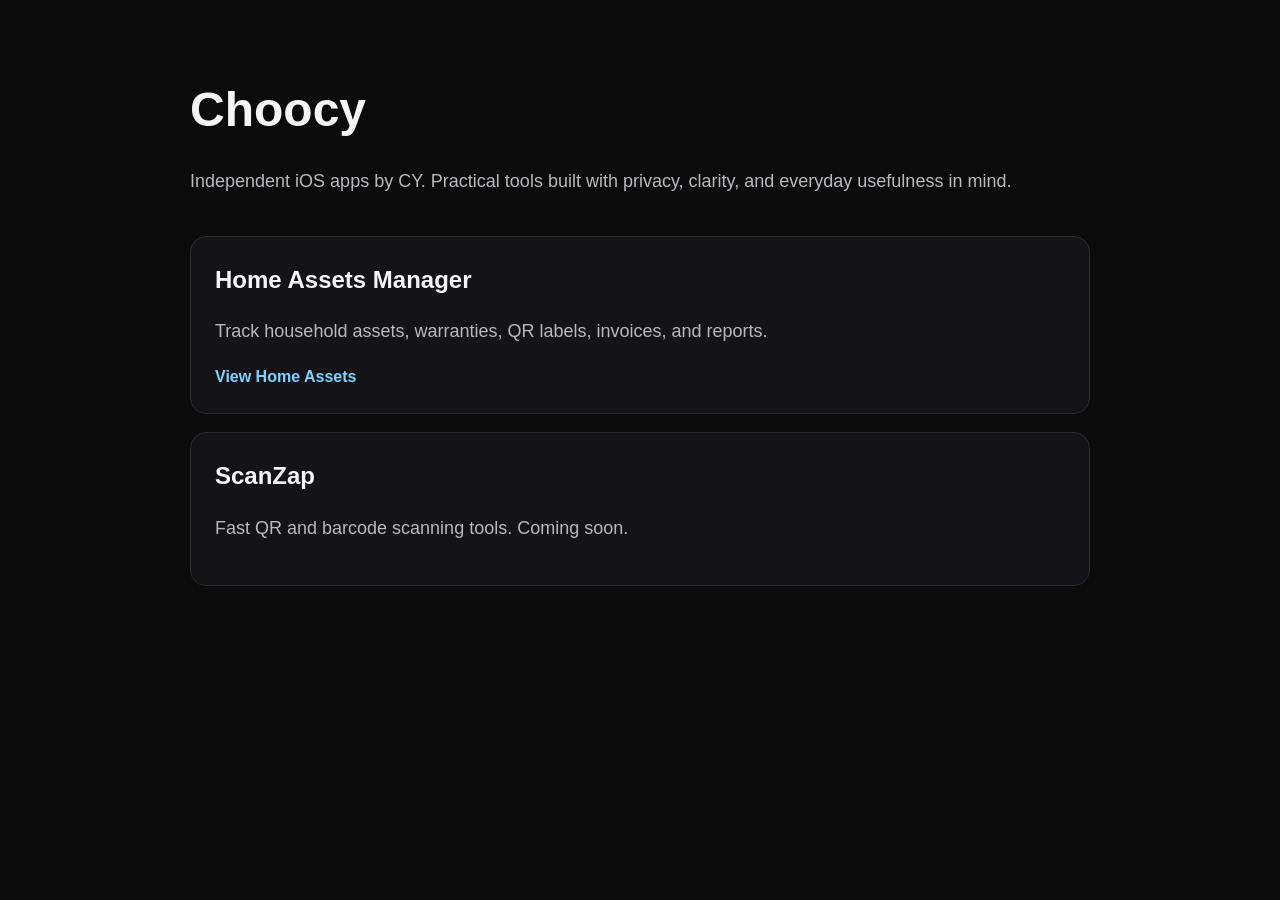
<file: index.html>
<!DOCTYPE html>
<html lang="en">
<head>
  <meta charset="UTF-8">
  <meta name="viewport" content="width=device-width, initial-scale=1.0">
  <title>Choocy — iOS Apps by CY</title>
  <meta name="description" content="Choocy is the home of independent iOS apps by CY, including Home Assets Manager and ScanZap.">
  <style>
    body {
      margin: 0;
      font-family: -apple-system, BlinkMacSystemFont, "Segoe UI", sans-serif;
      background: #0b0b0c;
      color: #f5f5f7;
      line-height: 1.6;
    }
    main {
      max-width: 900px;
      margin: 0 auto;
      padding: 72px 24px;
    }
    h1 {
      font-size: 48px;
      margin: 0 0 12px;
    }
    p {
      color: #b8b8bf;
      font-size: 18px;
    }
    .apps {
      display: grid;
      gap: 18px;
      margin-top: 40px;
    }
    .card {
      border: 1px solid #2a2a30;
      border-radius: 16px;
      padding: 24px;
      background: #141418;
    }
    .card h2 {
      margin: 0 0 8px;
    }
    a {
      color: #7dd3fc;
      text-decoration: none;
      font-weight: 700;
    }
  </style>
</head>
<body>
  <main>
    <h1>Choocy</h1>
    <p>Independent iOS apps by CY. Practical tools built with privacy, clarity, and everyday usefulness in mind.</p>

    <section class="apps">
      <article class="card">
        <h2>Home Assets Manager</h2>
        <p>Track household assets, warranties, QR labels, invoices, and reports.</p>
        <a href="https://choocy.github.io/homeassets-site/">View Home Assets</a>
      </article>

      <article class="card">
        <h2>ScanZap</h2>
        <p>Fast QR and barcode scanning tools. Coming soon.</p>
      </article>
    </section>
  </main>
</body>
</html>
</file>
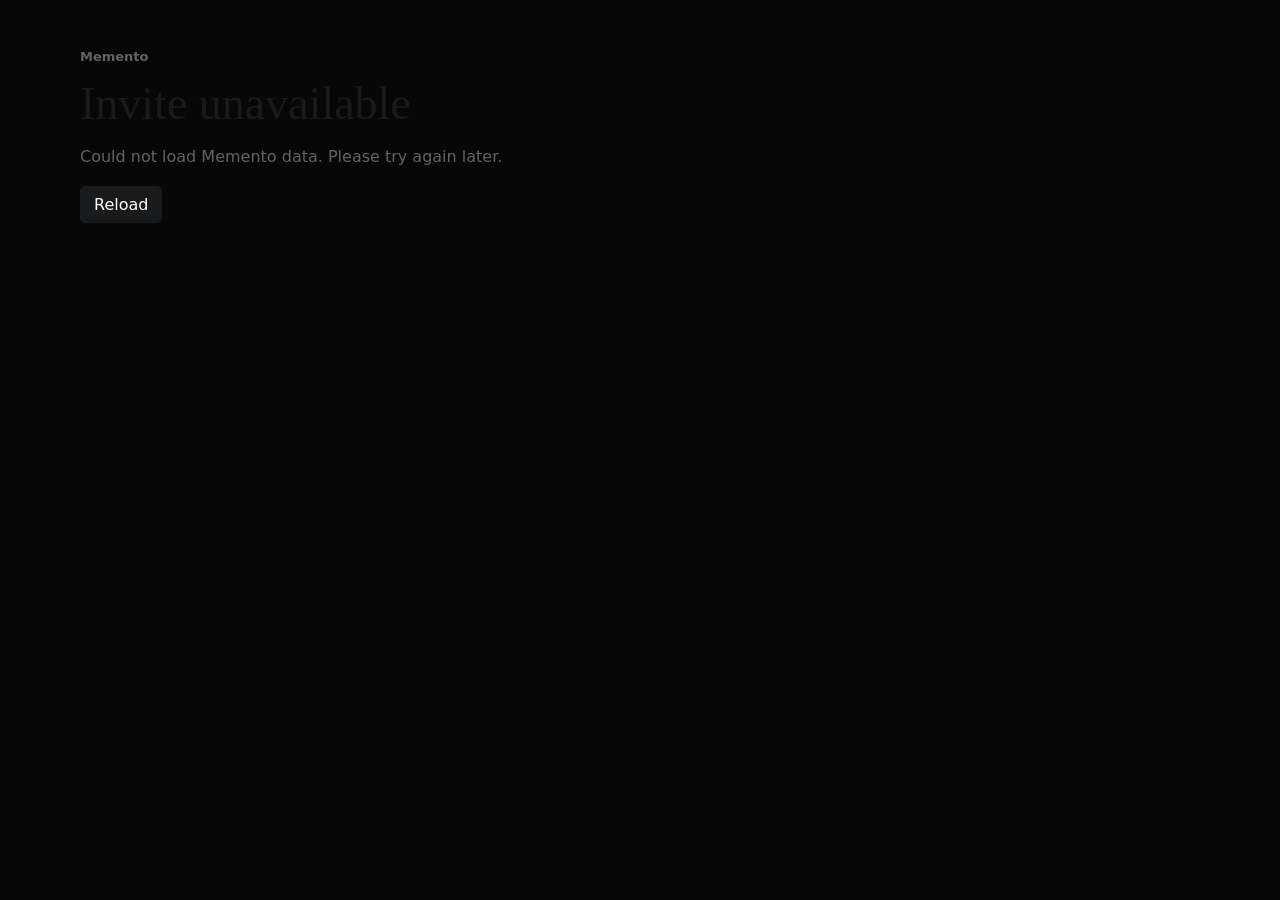
<file: memento/index.html>
<!doctype html>
<html lang="en">
  <head>
    <meta charset="utf-8" />
    <meta name="viewport" content="width=device-width, initial-scale=1, maximum-scale=1, user-scalable=no" />
    <title>Memento</title>
    <meta name="description" content="A lightweight web flow for creating, inviting, and capturing shared Memento memories." />
    <meta name="theme-color" content="#050505" />
    <meta name="mobile-web-app-capable" content="yes" />
    <meta name="apple-mobile-web-app-capable" content="yes" />
    <meta name="apple-mobile-web-app-status-bar-style" content="black-translucent" />
    <meta name="apple-mobile-web-app-title" content="Memento" />
    <link rel="manifest" href="./manifest.webmanifest?v=20260913-icon1" />
    <link rel="icon" sizes="192x192" href="./assets/memento-icon-192.png?v=20260913-icon1" />
    <link rel="apple-touch-icon" href="./assets/memento-apple-touch-icon.png?v=20260913-icon1" />
    <link rel="stylesheet" href="./styles.css?v=20260920-logo-orientation1" />
  </head>
  <body>
    <main id="app"></main>
    <script src="./vendor/qrcode.js?v=20260903-app-option4" defer></script>
    <script src="./config.js?v=20260910-renders1" defer></script>
    <script src="./app.js?v=20260920-logo-orientation1" defer></script>
  </body>
</html>
</file>
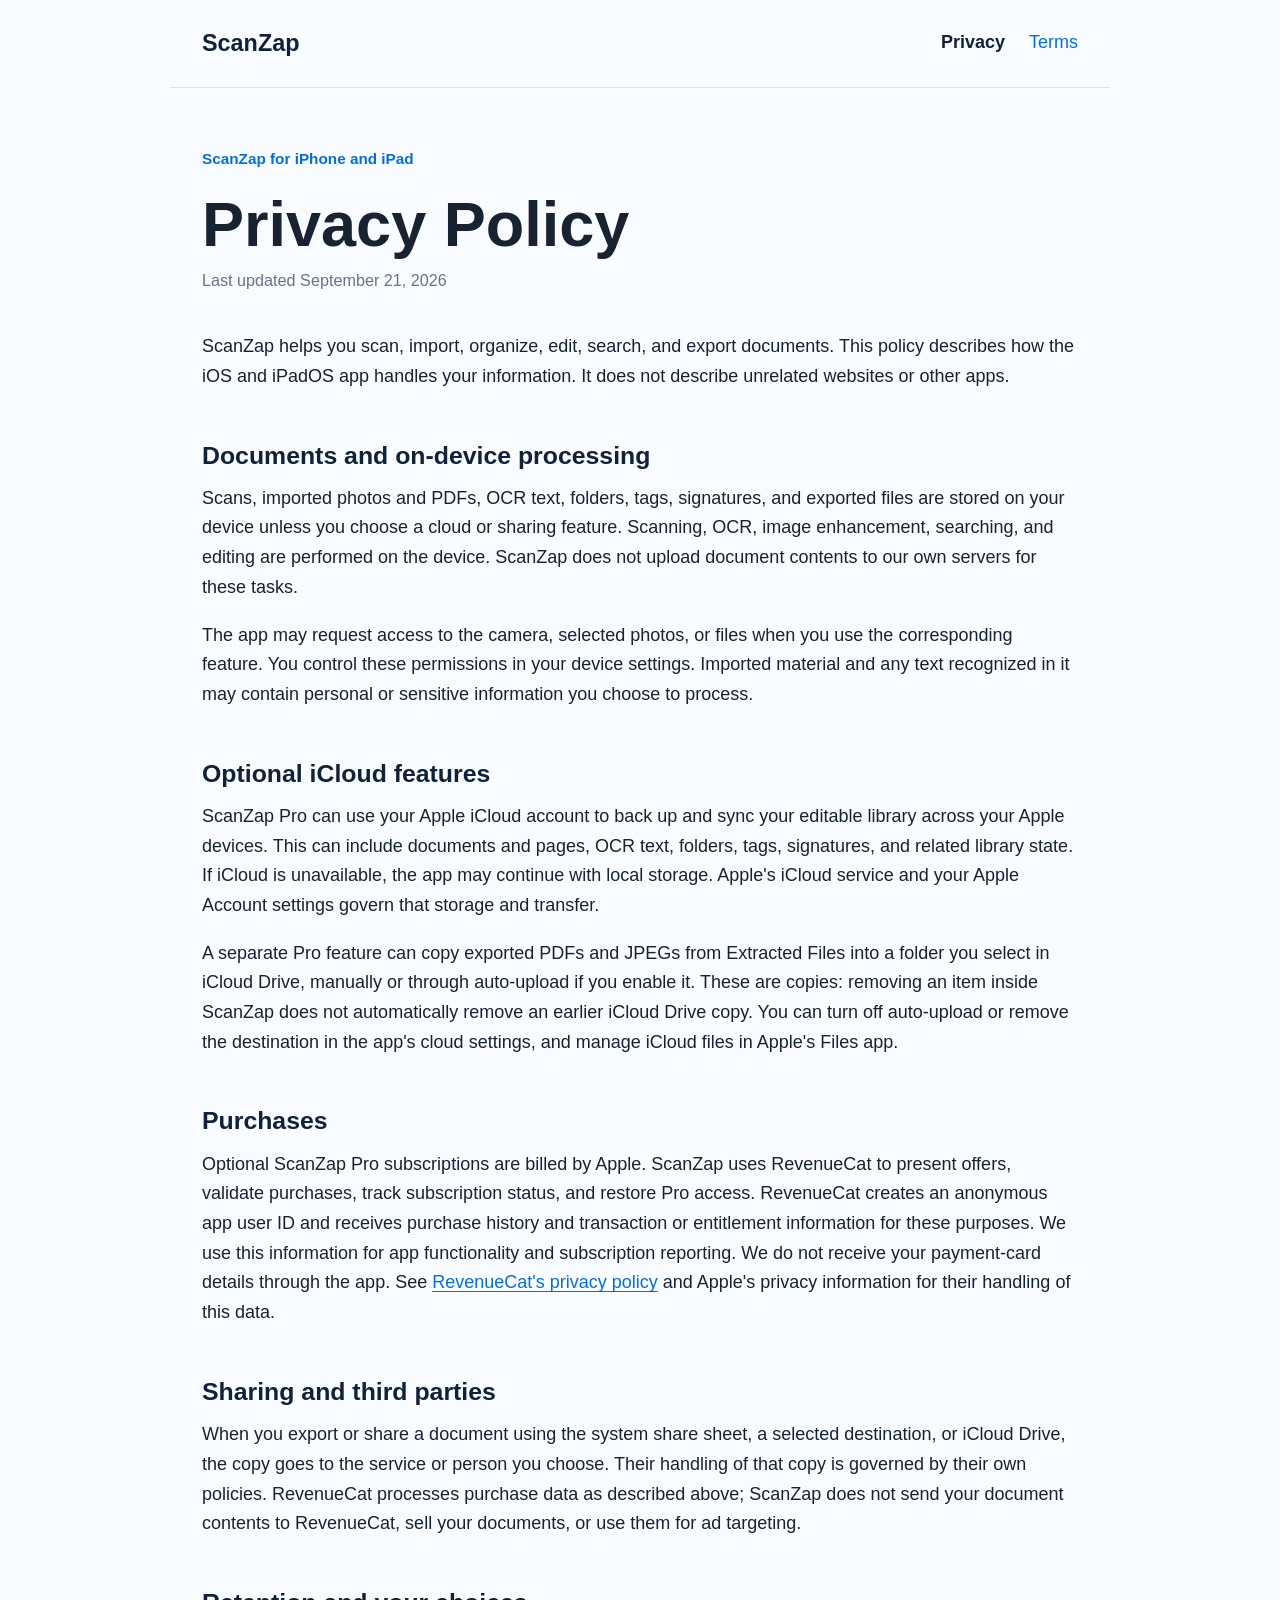
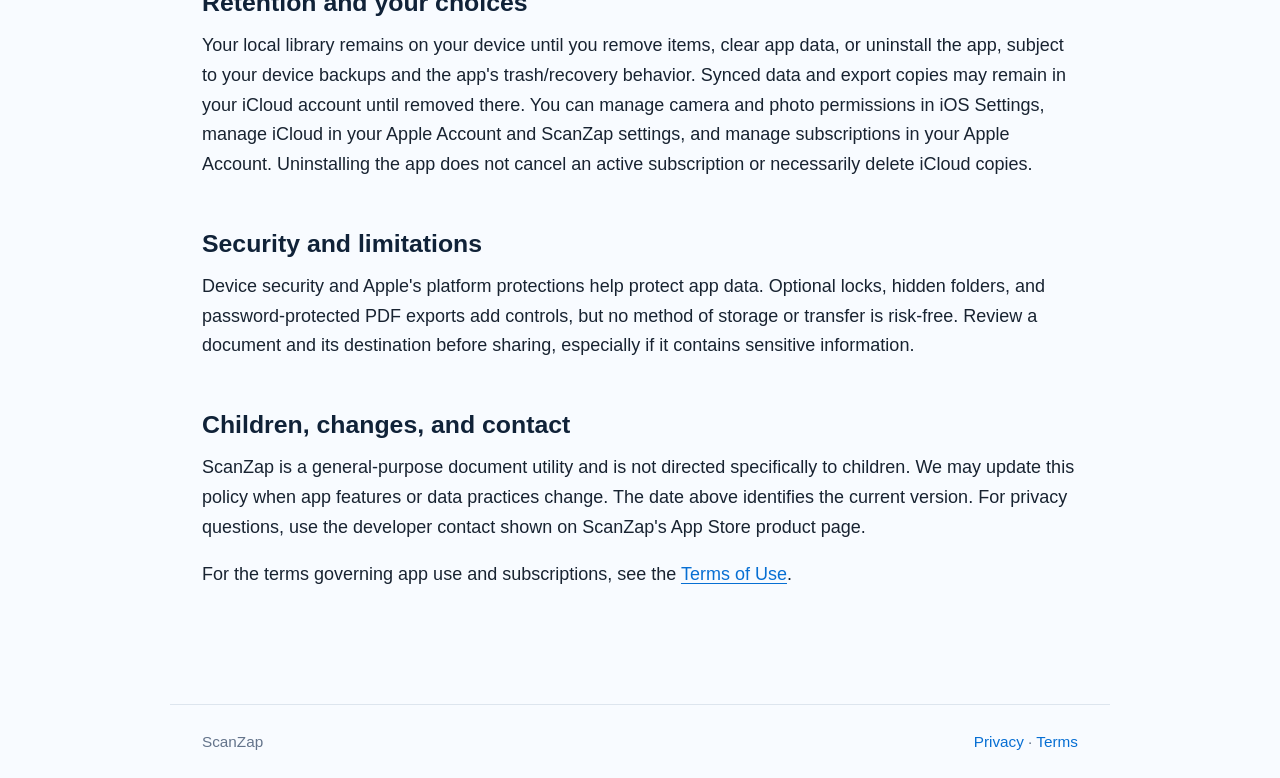
<file: scanzap/privacy.html>
<!doctype html>
<html lang="en">
<head>
  <meta charset="utf-8">
  <meta name="viewport" content="width=device-width, initial-scale=1">
  <meta name="color-scheme" content="light">
  <title>Privacy Policy | ScanZap</title>
  <link rel="stylesheet" href="legal.css">
</head>
<body>
  <header><a class="brand" href="privacy.html">ScanZap</a><nav><a aria-current="page" href="privacy.html">Privacy</a><a href="terms.html">Terms</a></nav></header>
  <main>
    <p class="eyebrow">ScanZap for iPhone and iPad</p>
    <h1>Privacy Policy</h1>
    <p class="updated">Last updated September 21, 2026</p>
    <p>ScanZap helps you scan, import, organize, edit, search, and export documents. This policy describes how the iOS and iPadOS app handles your information. It does not describe unrelated websites or other apps.</p>

    <h2>Documents and on-device processing</h2>
    <p>Scans, imported photos and PDFs, OCR text, folders, tags, signatures, and exported files are stored on your device unless you choose a cloud or sharing feature. Scanning, OCR, image enhancement, searching, and editing are performed on the device. ScanZap does not upload document contents to our own servers for these tasks.</p>
    <p>The app may request access to the camera, selected photos, or files when you use the corresponding feature. You control these permissions in your device settings. Imported material and any text recognized in it may contain personal or sensitive information you choose to process.</p>

    <h2>Optional iCloud features</h2>
    <p>ScanZap Pro can use your Apple iCloud account to back up and sync your editable library across your Apple devices. This can include documents and pages, OCR text, folders, tags, signatures, and related library state. If iCloud is unavailable, the app may continue with local storage. Apple's iCloud service and your Apple Account settings govern that storage and transfer.</p>
    <p>A separate Pro feature can copy exported PDFs and JPEGs from Extracted Files into a folder you select in iCloud Drive, manually or through auto-upload if you enable it. These are copies: removing an item inside ScanZap does not automatically remove an earlier iCloud Drive copy. You can turn off auto-upload or remove the destination in the app's cloud settings, and manage iCloud files in Apple's Files app.</p>

    <h2>Purchases</h2>
    <p>Optional ScanZap Pro subscriptions are billed by Apple. ScanZap uses RevenueCat to present offers, validate purchases, track subscription status, and restore Pro access. RevenueCat creates an anonymous app user ID and receives purchase history and transaction or entitlement information for these purposes. We use this information for app functionality and subscription reporting. We do not receive your payment-card details through the app. See <a href="https://www.revenuecat.com/privacy">RevenueCat's privacy policy</a> and Apple's privacy information for their handling of this data.</p>

    <h2>Sharing and third parties</h2>
    <p>When you export or share a document using the system share sheet, a selected destination, or iCloud Drive, the copy goes to the service or person you choose. Their handling of that copy is governed by their own policies. RevenueCat processes purchase data as described above; ScanZap does not send your document contents to RevenueCat, sell your documents, or use them for ad targeting.</p>

    <h2>Retention and your choices</h2>
    <p>Your local library remains on your device until you remove items, clear app data, or uninstall the app, subject to your device backups and the app's trash/recovery behavior. Synced data and export copies may remain in your iCloud account until removed there. You can manage camera and photo permissions in iOS Settings, manage iCloud in your Apple Account and ScanZap settings, and manage subscriptions in your Apple Account. Uninstalling the app does not cancel an active subscription or necessarily delete iCloud copies.</p>

    <h2>Security and limitations</h2>
    <p>Device security and Apple's platform protections help protect app data. Optional locks, hidden folders, and password-protected PDF exports add controls, but no method of storage or transfer is risk-free. Review a document and its destination before sharing, especially if it contains sensitive information.</p>

    <h2>Children, changes, and contact</h2>
    <p>ScanZap is a general-purpose document utility and is not directed specifically to children. We may update this policy when app features or data practices change. The date above identifies the current version. For privacy questions, use the developer contact shown on ScanZap's App Store product page.</p>
    <p>For the terms governing app use and subscriptions, see the <a href="terms.html">Terms of Use</a>.</p>
  </main>
  <footer><span>ScanZap</span><span><a href="privacy.html">Privacy</a> · <a href="terms.html">Terms</a></span></footer>
</body>
</html>
</file>
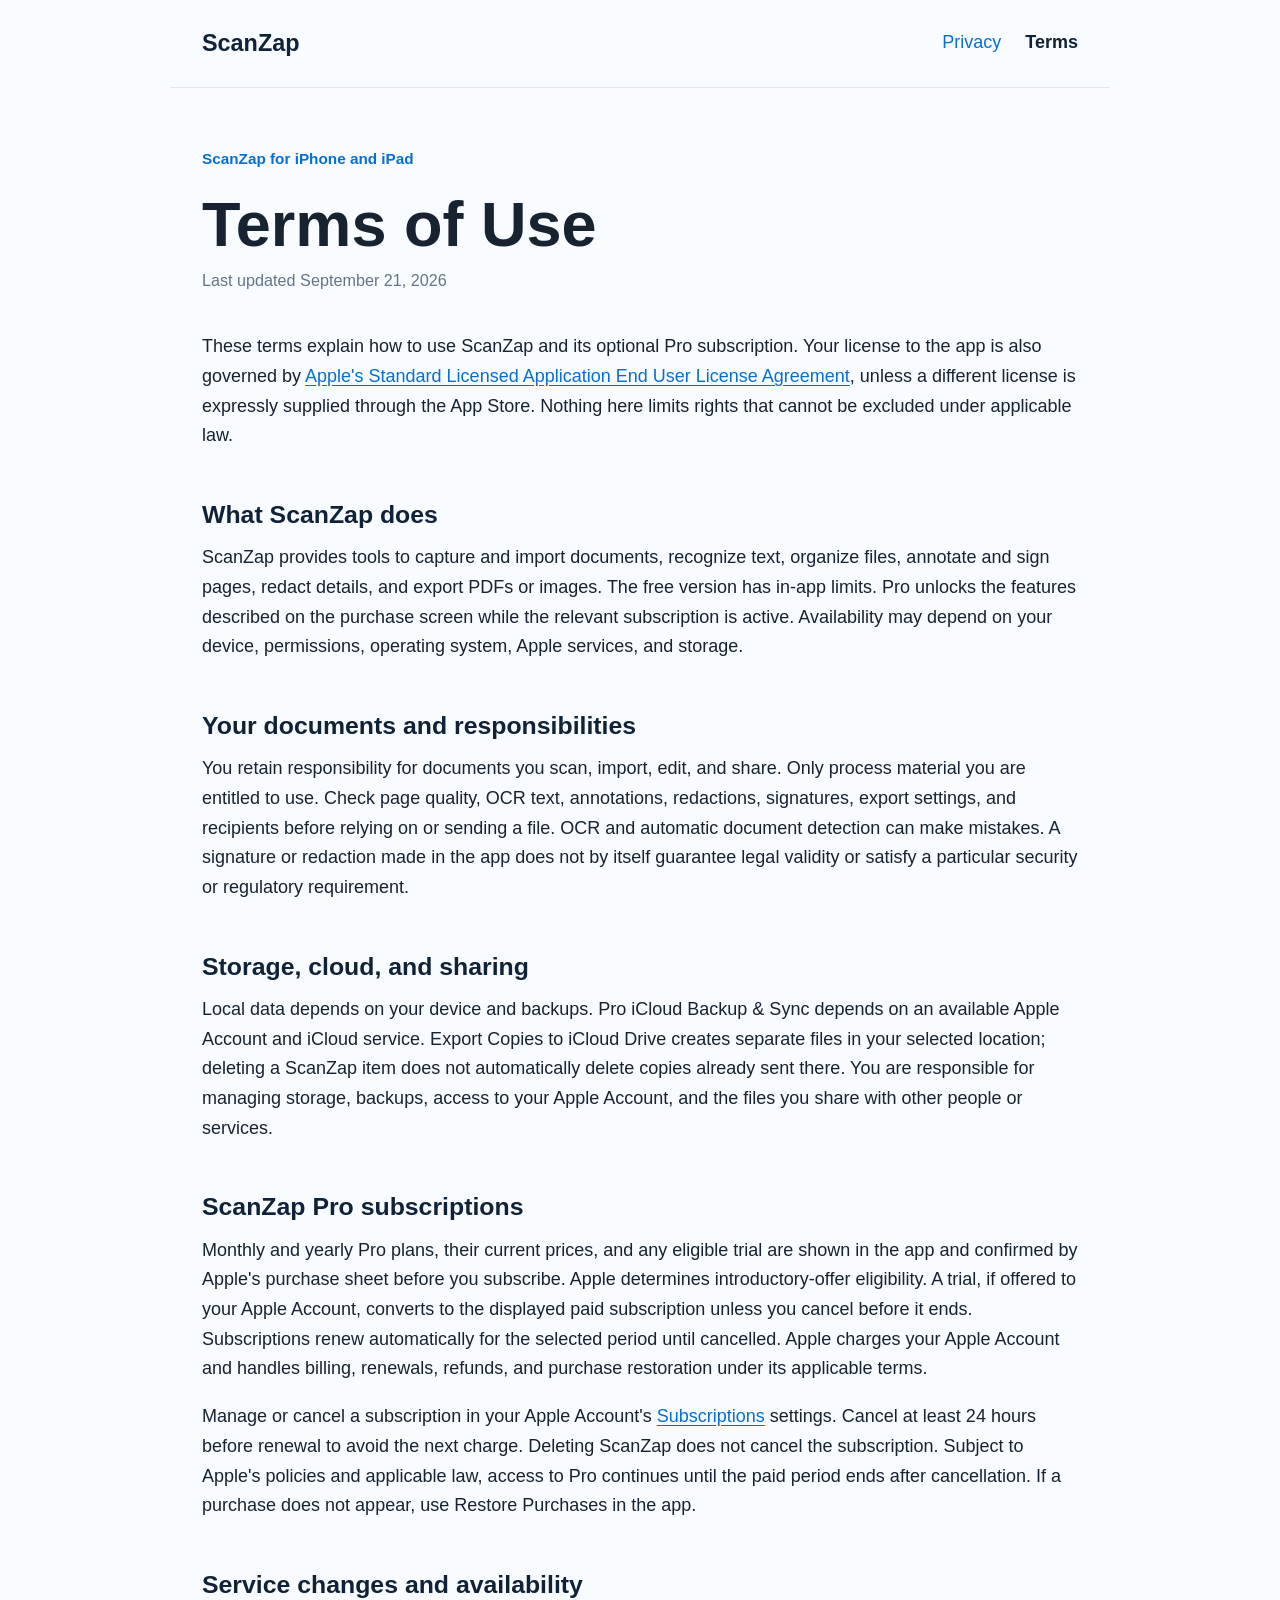
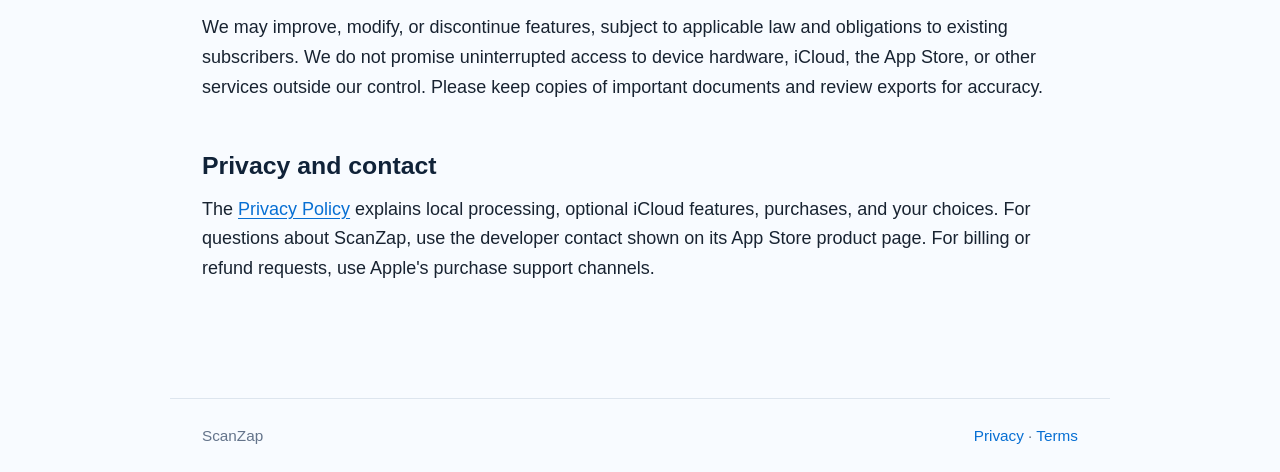
<file: scanzap/terms.html>
<!doctype html>
<html lang="en">
<head>
  <meta charset="utf-8">
  <meta name="viewport" content="width=device-width, initial-scale=1">
  <meta name="color-scheme" content="light">
  <title>Terms of Use | ScanZap</title>
  <link rel="stylesheet" href="legal.css">
</head>
<body>
  <header><a class="brand" href="privacy.html">ScanZap</a><nav><a href="privacy.html">Privacy</a><a aria-current="page" href="terms.html">Terms</a></nav></header>
  <main>
    <p class="eyebrow">ScanZap for iPhone and iPad</p>
    <h1>Terms of Use</h1>
    <p class="updated">Last updated September 21, 2026</p>
    <p>These terms explain how to use ScanZap and its optional Pro subscription. Your license to the app is also governed by <a href="https://www.apple.com/legal/internet-services/itunes/dev/stdeula/">Apple's Standard Licensed Application End User License Agreement</a>, unless a different license is expressly supplied through the App Store. Nothing here limits rights that cannot be excluded under applicable law.</p>

    <h2>What ScanZap does</h2>
    <p>ScanZap provides tools to capture and import documents, recognize text, organize files, annotate and sign pages, redact details, and export PDFs or images. The free version has in-app limits. Pro unlocks the features described on the purchase screen while the relevant subscription is active. Availability may depend on your device, permissions, operating system, Apple services, and storage.</p>

    <h2>Your documents and responsibilities</h2>
    <p>You retain responsibility for documents you scan, import, edit, and share. Only process material you are entitled to use. Check page quality, OCR text, annotations, redactions, signatures, export settings, and recipients before relying on or sending a file. OCR and automatic document detection can make mistakes. A signature or redaction made in the app does not by itself guarantee legal validity or satisfy a particular security or regulatory requirement.</p>

    <h2>Storage, cloud, and sharing</h2>
    <p>Local data depends on your device and backups. Pro iCloud Backup &amp; Sync depends on an available Apple Account and iCloud service. Export Copies to iCloud Drive creates separate files in your selected location; deleting a ScanZap item does not automatically delete copies already sent there. You are responsible for managing storage, backups, access to your Apple Account, and the files you share with other people or services.</p>

    <h2>ScanZap Pro subscriptions</h2>
    <p>Monthly and yearly Pro plans, their current prices, and any eligible trial are shown in the app and confirmed by Apple's purchase sheet before you subscribe. Apple determines introductory-offer eligibility. A trial, if offered to your Apple Account, converts to the displayed paid subscription unless you cancel before it ends. Subscriptions renew automatically for the selected period until cancelled. Apple charges your Apple Account and handles billing, renewals, refunds, and purchase restoration under its applicable terms.</p>
    <p>Manage or cancel a subscription in your Apple Account's <a href="https://apps.apple.com/account/subscriptions">Subscriptions</a> settings. Cancel at least 24 hours before renewal to avoid the next charge. Deleting ScanZap does not cancel the subscription. Subject to Apple's policies and applicable law, access to Pro continues until the paid period ends after cancellation. If a purchase does not appear, use Restore Purchases in the app.</p>

    <h2>Service changes and availability</h2>
    <p>We may improve, modify, or discontinue features, subject to applicable law and obligations to existing subscribers. We do not promise uninterrupted access to device hardware, iCloud, the App Store, or other services outside our control. Please keep copies of important documents and review exports for accuracy.</p>

    <h2>Privacy and contact</h2>
    <p>The <a href="privacy.html">Privacy Policy</a> explains local processing, optional iCloud features, purchases, and your choices. For questions about ScanZap, use the developer contact shown on its App Store product page. For billing or refund requests, use Apple's purchase support channels.</p>
  </main>
  <footer><span>ScanZap</span><span><a href="privacy.html">Privacy</a> · <a href="terms.html">Terms</a></span></footer>
</body>
</html>
</file>
<file: memento/styles.css>
:root {
  --background: #fffefa;
  --surface: #fffef9;
  --field: #fffef9;
  --ink: #181a1b;
  --muted: #64635d;
  --line: #d9d6ce;
  --moss: #5a6e57;
  --app-height: 100dvh;
  --app-top: 0px;
  color-scheme: light dark;
}

@media (prefers-color-scheme: dark) {
  :root {
    --background: #080807;
    --surface: #161614;
    --field: #131312;
    --ink: #ece9df;
    --muted: #aaa396;
    --line: #302e2a;
  }
}

* { box-sizing: border-box; }
html, body { margin: 0; min-height: 100%; touch-action: manipulation; background: var(--background); color: var(--ink); }
html.camera-open { width: 100%; height: 100%; touch-action: manipulation; overscroll-behavior: none; background: #030303; }
html.join-open { width: 100%; height: 100%; overflow: hidden; overscroll-behavior: none; background: #070707; }
html.join-open.join-returning { min-height: 100%; height: auto; overflow-x: hidden; overflow-y: auto; overscroll-behavior-y: auto; }
html.viewer-open { width: 100%; height: 100%; overflow: hidden; overscroll-behavior: none; background: #050505; }
body { font-family: ui-sans-serif, system-ui, -apple-system, BlinkMacSystemFont, "Segoe UI", sans-serif; letter-spacing: 0; }
html.camera-open body { width: 100%; height: 100%; overflow: hidden; touch-action: manipulation; user-select: none; -webkit-user-select: none; -webkit-touch-callout: none; background: #030303; }
html.join-open body { width: 100%; height: 100%; overflow: hidden; background: #070707; }
html.join-open.join-returning body { min-height: calc(var(--app-height) + 96px); height: auto; overflow-x: hidden; overflow-y: auto; }
html.viewer-open body { width: 100%; height: 100%; overflow: hidden; background: #050505; }
button, input, label { font: inherit; }
button, label { cursor: pointer; }
button:disabled { cursor: default; opacity: .38; }
img, video { max-width: 100%; display: block; }
img { image-orientation: from-image; }

.topbar { position: sticky; top: 0; z-index: 10; height: 64px; display: flex; align-items: center; justify-content: space-between; gap: 16px; padding: 0 clamp(18px, 5vw, 56px); background: color-mix(in srgb, var(--background), transparent 8%); border-bottom: 1px solid var(--line); backdrop-filter: blur(18px); }
.brand-row { display: inline-flex; align-items: center; gap: 10px; min-width: 0; }
.brand { border: 0; background: transparent; color: var(--ink); padding: 0; font-family: Georgia, "Times New Roman", serif; font-size: 22px; }
.dev-badge { display: inline-flex; align-items: center; height: 20px; padding: 0 7px; border: 1px solid rgb(255 214 0 / 88%); border-radius: 999px; background: #ffd600; color: #111; font-size: 10px; font-weight: 800; letter-spacing: .08em; }
.dev-badge-join { justify-self: center; margin-bottom: 2px; }
.guest-menu-button { display: grid; place-items: center; width: 40px; height: 40px; border: 1px solid var(--line); border-radius: 999px; background: color-mix(in srgb, var(--field), transparent 10%); color: var(--ink); }
.guest-menu-button svg { width: 20px; height: 20px; fill: none; stroke: currentColor; stroke-linecap: round; stroke-linejoin: round; stroke-width: 2; }
.guest-menu { position: fixed; right: clamp(18px, 5vw, 56px); top: 74px; z-index: 30; width: min(240px, calc(100vw - 36px)); padding: 12px; border: 1px solid var(--line); border-radius: 8px; background: color-mix(in srgb, var(--surface), transparent 3%); box-shadow: 0 18px 48px rgb(0 0 0 / 20%); backdrop-filter: blur(18px); }
.guest-menu-identity { display: grid; grid-template-columns: 38px minmax(0, 1fr); align-items: center; gap: 10px; padding: 2px 2px 10px; }
.guest-menu-avatar { display: grid; place-items: center; width: 38px; height: 38px; border-radius: 999px; background: var(--field); color: var(--ink); }
.guest-menu-avatar svg { width: 18px; height: 18px; fill: none; stroke: currentColor; stroke-linecap: round; stroke-linejoin: round; stroke-width: 2; }
.guest-menu small { display: block; margin-bottom: 3px; color: var(--muted); font-size: 11px; font-weight: 700; line-height: 1; }
.guest-menu strong { display: block; overflow: hidden; text-overflow: ellipsis; white-space: nowrap; color: var(--ink); font-size: 16px; line-height: 1.2; }
.guest-menu-action { display: inline-flex; align-items: center; justify-content: center; gap: 6px; min-height: 32px; margin-left: 48px; padding: 0 10px 0 11px; border: 1px solid var(--line); border-radius: 999px; background: var(--field); color: var(--ink); font-size: 12px; font-weight: 720; text-decoration: none; }
.guest-menu-action svg { width: 16px; height: 16px; fill: none; stroke: currentColor; stroke-linecap: round; stroke-linejoin: round; stroke-width: 2; }
nav, .actions, .option-row, .style-row, .centered { display: flex; gap: 8px; flex-wrap: wrap; align-items: center; }
.ink, .ghost, .option-row button, .style-row button, .dial button, .close { min-height: 36px; border-radius: 5px; padding: 8px 13px; border: 1px solid var(--line); background: var(--field); color: var(--ink); }
.ink { background: var(--ink); color: var(--surface); border-color: var(--ink); }
.ghost { background: transparent; }
.page { width: min(1120px, calc(100% - 36px)); margin: 0 auto; padding: 34px 0 54px; }
.title-block p, .kicker, .status, .progress span, .fine { color: var(--muted); font-size: 13px; font-weight: 550; }
h1, h2 { font-family: Georgia, "Times New Roman", serif; font-weight: 400; margin: 0; }
h1 { font-size: clamp(30px, 4vw, 46px); line-height: 1.06; }
h2 { font-size: 22px; }
p { color: var(--muted); line-height: 1.55; }

.grid-page { display: grid; gap: 26px; }
.memory-grid { display: grid; grid-template-columns: repeat(auto-fit, minmax(min(100%, 310px), 1fr)); gap: 18px; align-items: stretch; }
.memory-card, .new-card, .summary, .wizard-panel { border: 1px solid var(--line); background: var(--surface); border-radius: 8px; }
.memory-card { overflow: hidden; }
.cover-card { position: relative; min-height: 360px; background: #111; }
.image-button { width: 100%; padding: 0; border: 0; background: transparent; aspect-ratio: 4 / 3; overflow: hidden; }
.cover-card .image-button { height: 100%; min-height: 360px; aspect-ratio: auto; }
.image-button img, .hero-cover { width: 100%; height: 100%; object-fit: cover; }
.cover-placeholder { width: 100%; height: 100%; min-height: 260px; display: grid; place-items: center; background: linear-gradient(135deg, color-mix(in srgb, var(--line), transparent 25%), var(--surface)); color: var(--muted); text-align: center; padding: 20px; }
.card-copy { padding: 16px; display: grid; gap: 8px; }
.card-overlay { position: absolute; left: 12px; right: 12px; bottom: 12px; display: grid; gap: 6px; padding: 11px; border-radius: 7px; background: rgb(0 0 0 / 54%); color: white; backdrop-filter: blur(18px); }
.overlay-status { display: flex; align-items: center; justify-content: space-between; gap: 12px; color: white; font-size: 11px; font-weight: 700; }
.overlay-status span:first-child { padding: 3px 7px; border-radius: 999px; background: rgb(0 0 0 / 36%); }
.card-overlay .stats { grid-template-columns: repeat(3, max-content); gap: 18px; justify-content: start; font-size: 11px; }
.card-overlay .stats span { display: grid; gap: 1px; }
.card-overlay .stats strong { color: white; font-size: 14px; line-height: 1; }
.card-overlay p, .card-overlay .stats, .card-overlay .status { color: rgb(255 255 255 / 78%); }
.light-ghost { color: white; border-color: rgb(255 255 255 / 26%); background: rgb(255 255 255 / 10%); }
.light-ink { color: #111; background: white; border-color: white; }
.status { color: var(--moss); }
.stats { display: grid; grid-template-columns: repeat(2, minmax(0, 1fr)); gap: 8px; font-size: 13px; color: var(--muted); }
.new-card { min-height: 260px; color: var(--muted); }

.intro { display: grid; grid-template-columns: minmax(0, .82fr) minmax(260px, .55fr); gap: clamp(28px, 7vw, 80px); align-items: center; }
.intro div { display: grid; gap: 16px; align-content: start; }
.intro img { width: 100%; aspect-ratio: 4 / 5; object-fit: cover; border-radius: 8px; }
.wizard { width: min(820px, calc(100% - 36px)); }
.progress { position: relative; display: flex; justify-content: space-between; padding-bottom: 15px; margin-bottom: 18px; }
.progress::before, .progress i { content: ""; position: absolute; left: 0; bottom: 0; height: 2px; border-radius: 99px; }
.progress::before { right: 0; background: var(--line); }
.progress i { background: var(--ink); }
.wizard-panel { min-height: 430px; padding: clamp(18px, 4vw, 30px); }
.wizard-footer { display: flex; justify-content: space-between; gap: 12px; padding-top: 14px; }
.shell { display: grid; gap: 16px; }
.shell > p { max-width: 640px; margin: 0; }
input { width: 100%; min-height: 45px; border: 1px solid var(--line); border-radius: 6px; background: var(--field); color: var(--ink); padding: 0 13px; }
.field-label { display: grid; gap: 8px; color: var(--muted); font-size: 13px; font-weight: 550; }
.form-error { margin: 0; color: #ffd7d7; font-size: 13px; font-weight: 650; }
.two-fields { display: grid; grid-template-columns: 1fr 1fr; gap: 10px; }

.camera-label { position: absolute; left: 18px; right: 18px; top: 18px; border-radius: 5px; background: rgb(0 0 0 / 58%); color: white; padding: 7px 9px; font-size: 12px; text-align: center; }
.option-row button.selected, .style-row button.selected, .dial button.selected { background: var(--ink); color: var(--surface); }
.preview { width: min(100%, 620px); aspect-ratio: 16 / 10; object-fit: cover; border-radius: 8px; }
.style-row { overflow-x: auto; padding-bottom: 4px; flex-wrap: nowrap; }
.style-row button { white-space: nowrap; }
.cropper { position: relative; display: grid; place-items: center; min-height: 420px; overflow: hidden; border-radius: 8px; background: #111; touch-action: none; }
.cropper img { width: 92%; max-height: 520px; object-fit: contain; opacity: .52; }
.cropper div { position: absolute; width: min(72%, 320px); aspect-ratio: 4 / 5; border: 1px solid rgb(255 255 255 / 90%); box-shadow: 0 0 0 999px rgb(0 0 0 / 40%); border-radius: 6px; }
.centered { justify-content: center; }
.limit-grid { display: grid; grid-template-columns: repeat(2, minmax(0, 1fr)); gap: 12px; }
.dial { display: grid; gap: 8px; padding: 14px; border: 1px solid var(--line); border-radius: 8px; background: var(--field); }
.dial span { color: var(--muted); font-size: 13px; }
.fine { margin: 0; }
.success { display: grid; gap: 18px; }
.summary { display: grid; gap: 14px; padding: 16px; }
.summary img { width: 116px; height: 132px; object-fit: cover; border-radius: 6px; }
.summary p { margin: 2px 0; font-size: 14px; }

.close { justify-self: end; }

.invite-open, .guest-loading, .join-hero { position: fixed; left: 0; right: 0; top: 0; height: 100dvh; height: var(--app-height); min-height: var(--app-height); overflow: hidden; background: #070707; color: white; }
.invite-backdrop, .join-bg { position: absolute; inset: 0; opacity: .42; filter: blur(18px) brightness(.64); transform: scale(1.06); }
.invite-backdrop-image, .join-bg-image { width: 100%; height: 100%; object-fit: cover; }
.invite-open::after, .join-hero::after { content: ""; position: absolute; inset: 0; background: linear-gradient(to bottom, rgb(0 0 0 / 25%), rgb(0 0 0 / 18%) 42%, rgb(0 0 0 / 82%)); }
.invite-panel { position: absolute; left: 16px; right: 16px; bottom: max(18px, env(safe-area-inset-bottom)); z-index: 2; display: grid; gap: 14px; padding: 0 0 20px; overflow: hidden; border-radius: 34px; background: #50504a; box-shadow: 0 22px 70px rgb(0 0 0 / 42%); }
.invite-close { position: absolute; right: 20px; top: 20px; z-index: 2; display: grid; place-items: center; width: 42px; height: 42px; border: 0; border-radius: 999px; background: rgb(0 0 0 / 45%); color: white; }
.invite-close svg, .app-banner svg, .join-hero svg { width: 22px; height: 22px; fill: none; stroke: currentColor; stroke-linecap: round; stroke-linejoin: round; stroke-width: 2; }
.invite-art { min-height: 360px; display: grid; place-items: end center; padding: 32px 24px 0; background: linear-gradient(145deg, #bdd3d4, #8da86d 58%, #77633f); }
.invite-cardlet { width: min(340px, 80%); padding: 30px 24px; text-align: center; color: #26241f; background: #eeece3; transform: rotate(-9deg); box-shadow: 0 14px 30px rgb(0 0 0 / 22%); }
.invite-cardlet h1 { font-size: 34px; line-height: 1.02; }
.invite-cardlet p { margin: 12px 0 0; color: #57534b; font-size: 16px; line-height: 1.35; }
.invite-copy { display: flex; align-items: center; justify-content: space-between; gap: 16px; padding: 8px 34px 0; }
.invite-copy h2 { color: white; font-family: inherit; font-size: 29px; font-weight: 780; line-height: 1.05; }
.invite-copy p, .invite-note { margin: 6px 0 0; color: rgb(255 255 255 / 76%); }
.open-button { min-width: 112px; height: 54px; border: 0; border-radius: 22px; background: #0a95ff; color: white; font-size: 20px; font-weight: 760; }
.invite-note { padding: 0 34px; font-size: 13px; }
.powered-row { display: flex; align-items: center; gap: 12px; margin: 2px 34px 0; padding-top: 16px; border-top: 1px solid rgb(255 255 255 / 18%); color: rgb(255 255 255 / 70%); }
.powered-row small, .app-banner small { display: block; color: rgb(255 255 255 / 50%); font-size: 12px; font-style: normal; }
.powered-row strong, .app-banner strong { display: block; color: white; font-size: 15px; }
.store-link { margin-left: auto; }
.app-mark, .app-icon { display: block; width: 42px; height: 42px; border-radius: 10px; background: #0d0d0f; object-fit: cover; }
.app-banner { position: absolute; left: 18px; right: 18px; top: max(22px, calc(env(safe-area-inset-top) + 12px)); z-index: 8; display: grid; grid-template-columns: 54px minmax(0, 1fr) auto; align-items: center; gap: 12px; padding: 10px 14px; border: 1px solid rgb(255 255 255 / 14%); border-radius: 24px; background: rgb(28 28 28 / 82%); color: white; backdrop-filter: blur(22px); transform: translateY(-120%); opacity: 0; animation: bannerSlide 4.2s cubic-bezier(.2, .82, .18, 1) forwards; }
.app-banner em { display: block; overflow: hidden; text-overflow: ellipsis; white-space: nowrap; color: rgb(255 255 255 / 58%); font-size: 13px; font-style: normal; }
.app-banner a { color: rgb(255 255 255 / 68%); text-decoration: none; white-space: nowrap; }
.guest-loading { display: grid; place-items: center; }
.loading-center { display: grid; justify-items: center; gap: 18px; color: rgb(255 255 255 / 70%); }
.loading-center p { margin: 0; color: rgb(255 255 255 / 70%); }
.spinner { width: 34px; height: 34px; border-radius: 50%; border: 4px solid rgb(255 255 255 / 22%); border-top-color: rgb(255 255 255 / 72%); animation: spin .9s linear infinite; }
.join-bg { opacity: .88; filter: brightness(.86); transform: none; }
.join-hero { display: grid; align-items: end; padding: max(102px, calc(env(safe-area-inset-top) + 92px)) 22px max(86px, calc(env(safe-area-inset-bottom) + 46px)); }
html.join-open:not(.viewport-settled) .join-hero { opacity: 0; }
.join-overlay-card { position: relative; z-index: 2; display: grid; gap: 18px; width: min(520px, 100%); margin: 0 auto; text-align: center; }
.join-overlay-card.returning { min-height: min(calc(var(--app-height) - 112px), 720px); align-content: end; grid-template-rows: 1fr auto; padding-bottom: max(8px, env(safe-area-inset-bottom)); }
.join-event-copy { align-self: end; display: grid; gap: 14px; padding-bottom: clamp(14px, 4dvh, 34px); }
.join-bottom-actions { display: grid; gap: 11px; }
.invited-by { justify-self: center; display: inline-flex; align-items: center; gap: 8px; margin: 0; padding: 8px 13px; border-radius: 999px; background: rgb(255 255 255 / 24%); color: rgb(255 255 255 / 72%); font-size: 13px; backdrop-filter: blur(18px); }
.join-overlay-card h1 { color: white; font-size: clamp(34px, 8.6vw, 54px); line-height: 1; text-shadow: 0 4px 20px rgb(0 0 0 / 45%); }
.event-meta { display: flex; justify-content: center; align-items: center; gap: 10px; margin: -5px 0 0; color: rgb(255 255 255 / 70%); font-size: 14px; }
.event-meta span { width: 5px; height: 5px; border-radius: 50%; background: rgb(255 255 255 / 32%); }
.name-pill { display: flex; align-items: center; gap: 12px; min-height: 64px; padding: 0 22px; border-radius: 22px; background: rgb(28 28 28 / 82%); color: rgb(255 255 255 / 46%); text-align: left; backdrop-filter: blur(20px); }
.name-trigger { width: 100%; border: 0; }
.name-trigger span { color: rgb(255 255 255 / 56%); font-size: 18px; }
.name-pill input { min-height: 0; padding: 0; border: 0; background: transparent; color: white; font-size: 18px; outline: none; }
.name-sheet-backdrop { position: fixed; inset: 0; z-index: 45; display: grid; align-items: end; padding: 18px 18px max(18px, env(safe-area-inset-bottom)); background: rgb(0 0 0 / 22%); color: white; backdrop-filter: blur(2px); }
.name-sheet { display: grid; gap: 11px; width: min(520px, 100%); margin: 0 auto; padding: 12px; border: 1px solid rgb(255 255 255 / 12%); border-radius: 24px; background: #070707; box-shadow: 0 22px 60px rgb(0 0 0 / 28%); }
.name-sheet-close { justify-self: end; display: grid; place-items: center; width: 32px; height: 32px; margin-bottom: -4px; border: 0; border-radius: 999px; background: rgb(255 255 255 / 10%); color: white; }
.name-sheet-close svg { width: 18px; height: 18px; fill: none; stroke: currentColor; stroke-width: 2; }
.sheet-name-pill { min-height: 52px; border-radius: 18px; background: rgb(255 255 255 / 10%); }
.sheet-name-pill input { font-size: 17px; }
.welcome-back { display: flex; align-items: center; justify-content: center; gap: 10px; min-height: 48px; margin: 0; border: 1px solid rgb(31 217 111 / 38%); border-radius: 16px; background: rgb(8 58 32 / 56%); color: white; font-size: 15px; font-weight: 700; backdrop-filter: blur(18px); }
.welcome-back svg { width: 17px; height: 17px; padding: 4px; border-radius: 999px; background: #22e879; color: #062512; stroke-width: 3; }
.join-bottom-actions .form-error { padding: 11px 13px; border: 1px solid rgb(255 112 112 / 28%); border-radius: 14px; background: rgb(82 18 18 / 68%); color: #ffe1e1; backdrop-filter: blur(16px); }
.take-camera { display: flex; align-items: center; justify-content: center; gap: 10px; min-height: 52px; border: 0; border-radius: 18px; background: rgb(255 255 255 / 76%); color: #30302d; font-size: 16px; font-weight: 720; }
.take-camera svg { width: 20px; height: 20px; }
.existing-guest-confirm { display: grid; gap: 4px; padding: 8px 10px 2px; text-align: center; }
.existing-guest-confirm strong { color: var(--paper); font-size: 17px; line-height: 1.15; }
.existing-guest-confirm span { color: var(--muted); font-size: 14px; font-weight: 650; }
.sheet-secondary { min-height: 42px; border: 1px solid var(--line); border-radius: 15px; background: rgb(255 255 255 / 5%); color: var(--muted); font-size: 14px; font-weight: 700; }
.scanner-privacy-gate .sheet-secondary { color: rgb(255 255 255 / 66%); }
.scanner-privacy-gate { position: relative; display: grid; gap: 10px; padding: 12px; border: 1px solid rgb(255 255 255 / 14%); border-radius: 22px; background: #070707; box-shadow: 0 18px 50px rgb(0 0 0 / 28%); text-align: center; }
.scanner-privacy-gate strong { color: var(--paper); font-size: 16px; line-height: 1.15; }
.scanner-privacy-gate span { color: var(--muted); font-size: 13px; font-weight: 650; line-height: 1.3; }
.copied-note { margin: 0; color: rgb(255 255 255 / 72%); font-size: 13px; font-weight: 650; }
.scanner-browser-arrow { position: fixed; right: 28px; bottom: calc(env(safe-area-inset-bottom) + 16px); display: inline-flex; align-items: center; gap: 7px; padding: 8px 12px; border: 0; border-radius: 999px; background: #f1f1ef; color: #22221f; font-size: 14px; font-weight: 720; letter-spacing: 0; pointer-events: none; backdrop-filter: blur(14px); }
.scanner-browser-arrow span { color: #22221f; font-size: 14px; font-weight: 720; line-height: 1.2; }
.scanner-browser-arrow svg { width: 15px; height: 15px; transform: rotate(90deg) translateX(1px); opacity: 1; }
@keyframes spin { to { transform: rotate(360deg); } }
@keyframes bannerSlide {
  0% { transform: translateY(-120%); opacity: 0; }
  12% { transform: translateY(0); opacity: 1; }
  82% { transform: translateY(0); opacity: 1; }
  100% { transform: translateY(-14px); opacity: 0; pointer-events: none; }
}

.detail { display: grid; grid-template-columns: minmax(280px, .65fr) minmax(0, 1fr); gap: 22px; align-items: start; min-width: 0; }
.detail-cover { position: sticky; top: 82px; width: 100%; max-width: 100%; min-width: 0; border-radius: 8px; overflow: hidden; background: #111; }
.hero-cover { aspect-ratio: 4 / 5; border-radius: 8px; }
.detail-overlay { position: absolute; left: clamp(18px, 4vw, 30px); right: clamp(18px, 4vw, 30px); bottom: clamp(18px, 4vw, 30px); display: grid; gap: 6px; padding: 11px; border-radius: 7px; background: rgb(0 0 0 / 54%); color: white; backdrop-filter: blur(18px); }
.detail-overlay-top { display: flex; align-items: start; justify-content: space-between; gap: 12px; }
.detail-overlay h2 { margin: 0; color: white; }
.detail-overlay-top span { color: white; font-size: 11px; font-weight: 700; white-space: nowrap; }
.detail-overlay p { margin: 0; color: rgb(255 255 255 / 76%); font-size: 12px; line-height: 1.32; }
.detail-overlay .detail-status { width: max-content; padding: 3px 7px; border-radius: 999px; background: rgb(0 0 0 / 36%); color: white; font-size: 11px; font-weight: 700; }
.detail-overlay .stats { grid-template-columns: repeat(3, max-content); gap: 18px; justify-content: start; color: rgb(255 255 255 / 78%); font-size: 11px; }
.detail-overlay .stats span { display: grid; gap: 1px; }
.detail-overlay .stats strong { color: white; font-size: 14px; line-height: 1; }
.detail-body { display: grid; gap: 18px; }
.detail-actions { display: grid; grid-template-columns: repeat(2, minmax(0, 1fr)); gap: 8px; padding: 7px; border: 1px solid var(--line); border-radius: 8px; background: color-mix(in srgb, var(--surface), transparent 8%); }
.detail-action-button { min-height: 42px; display: inline-flex; align-items: center; justify-content: center; gap: 9px; border: 0; border-radius: 6px; background: color-mix(in srgb, var(--field), transparent 28%); color: var(--ink); font-size: 14px; font-weight: 650; line-height: 1; }
.detail-action-button svg { flex: 0 0 auto; width: 18px; height: 18px; fill: none; stroke: currentColor; stroke-linecap: round; stroke-linejoin: round; stroke-width: 2; }
.local-note { margin: 0; font-size: 13px; color: var(--muted); }
.gallery-notice { margin: -2px 0 2px; padding: 9px 11px; border: 1px solid var(--line); border-radius: 7px; background: color-mix(in srgb, var(--field), transparent 20%); color: var(--muted); font-size: 13px; }
.sheet-backdrop { position: fixed; inset: 0; z-index: 70; display: grid; align-items: end; padding: 18px; background: rgb(0 0 0 / 58%); backdrop-filter: blur(3px); }
.invite-sheet { position: relative; width: min(100%, 560px); max-height: min(86vh, 760px); margin: 0 auto; display: grid; gap: 14px; padding: 28px 20px 22px; overflow: auto; border: 1px solid rgb(255 255 255 / 9%); border-radius: 34px; background: rgb(14 14 14 / 96%); color: white; box-shadow: 0 24px 90px rgb(0 0 0 / 55%); }
.sheet-handle { position: absolute; top: 10px; left: 50%; transform: translateX(-50%); width: 42px; height: 5px; min-height: 0; padding: 0; border: 0; border-radius: 999px; background: rgb(255 255 255 / 42%); }
.sheet-close { position: absolute; top: 14px; right: 16px; display: grid; place-items: center; width: 34px; height: 34px; min-height: 0; padding: 0; border: 0; border-radius: 999px; background: rgb(255 255 255 / 9%); color: white; }
.sheet-close svg { width: 20px; height: 20px; fill: none; stroke: currentColor; stroke-linecap: round; stroke-linejoin: round; stroke-width: 2; }
.invite-sheet h2 { margin: 0; color: white; text-align: center; font-family: inherit; font-size: 22px; font-weight: 760; }
.invite-sheet p { margin: -6px 0 0; color: rgb(255 255 255 / 68%); text-align: center; font-size: 15px; }
.qr-card { display: grid; justify-items: center; gap: 7px; padding: 18px; border: 1px solid rgb(255 255 255 / 11%); border-radius: 9px; background: rgb(255 255 255 / 4%); }
.qr-image { width: min(230px, 68vw); aspect-ratio: 1; display: grid; place-items: center; padding: 12px; border-radius: 7px; background: white; }
.qr-image svg { display: block; width: 100%; height: 100%; }
.qr-image svg rect:first-child { fill: white; }
.qr-card strong { color: white; font-size: 15px; letter-spacing: .04em; }
.qr-card span, .qr-card small { color: rgb(255 255 255 / 62%); font-size: 12px; }
.qr-card small { max-width: 100%; overflow: hidden; text-overflow: ellipsis; white-space: nowrap; font-family: ui-monospace, SFMono-Regular, Menlo, monospace; }
.qr-fallback { color: #111; font-weight: 800; }
.invite-sheet-actions { display: grid; grid-template-columns: repeat(2, minmax(0, 1fr)); gap: 10px; }
.invite-sheet-actions button, .invite-sheet-actions a { min-height: 78px; display: grid; place-items: center; align-content: center; gap: 9px; border: 1px solid rgb(255 255 255 / 10%); border-radius: 7px; background: rgb(255 255 255 / 4%); color: white; text-decoration: none; font-size: 15px; font-weight: 650; }
.invite-sheet-actions svg { width: 22px; height: 22px; fill: none; stroke: currentColor; stroke-linecap: round; stroke-linejoin: round; stroke-width: 2; }
.gallery-heading { display: flex; align-items: center; justify-content: space-between; gap: 12px; margin-top: 2px; }
.gallery-heading h2 { font-size: 26px; line-height: 1; }
.gallery-controls { display: inline-flex; align-items: center; gap: 14px; color: var(--muted); font-size: 13px; font-weight: 650; }
.name-eye-toggle { width: 36px; height: 36px; min-height: 0; display: grid; place-items: center; padding: 0; border: 1px solid var(--line); border-radius: 999px; background: color-mix(in srgb, var(--field), transparent 16%); color: var(--ink); }
.name-eye-toggle svg { width: 18px; height: 18px; fill: none; stroke: currentColor; stroke-linecap: round; stroke-linejoin: round; stroke-width: 2; }
.gallery-count { white-space: nowrap; color: var(--muted); font-size: 14px; line-height: 1; }
.guest-gallery { display: grid; grid-template-columns: repeat(auto-fill, minmax(96px, 1fr)); gap: 10px; align-items: start; }
.media-tile { position: relative; min-height: 0; aspect-ratio: 4 / 5; overflow: hidden; border: 1px solid var(--line); border-radius: 7px; background: #050505; color: inherit; }
.media-open { position: absolute; inset: 0; width: 100%; height: 100%; padding: 0; border: 0; background: transparent; color: inherit; }
.media-tile img, .media-tile video { width: 100%; height: 100%; object-fit: contain; }
.media-tile small { position: absolute; left: 6px; right: 6px; bottom: 6px; padding: 3px 5px; border-radius: 4px; background: rgb(0 0 0 / 48%); color: white; font-size: 10px; text-align: center; }
.media-tile.locked { background: #151515; }
.media-tile.locked small { display: none; }
.locked-preview { filter: blur(16px) brightness(.46) saturate(.72); transform: scale(1.08); }
.locked-placeholder { position: absolute; inset: 0; display: grid; place-items: center; color: rgb(255 255 255 / 42%); background: linear-gradient(135deg, #191919, #252525); }
.locked-placeholder svg { width: 24px; height: 24px; fill: none; stroke: currentColor; stroke-linecap: round; stroke-linejoin: round; stroke-width: 1.8; }
.locked-label { position: absolute; left: 50%; top: 50%; z-index: 3; width: max-content; max-width: calc(100% - 14px); transform: translate(-50%, -50%); padding: 5px 8px; border-radius: 999px; background: rgb(0 0 0 / 52%); color: white; font-size: 10px; font-weight: 650; line-height: 1.15; text-align: center; backdrop-filter: blur(12px); }
.captured-pill { position: absolute; left: 6px; bottom: 28px; z-index: 2; max-width: calc(100% - 12px); overflow: hidden; text-overflow: ellipsis; white-space: nowrap; padding: 4px 7px; border-radius: 999px; background: rgb(0 0 0 / 42%); color: white; font-size: 10px; font-weight: 650; line-height: 1; backdrop-filter: blur(12px); }
.media-tile .play { position: absolute; inset: 0; display: grid; place-items: center; color: white; }
.media-tile .play svg { width: 34px; height: 34px; fill: rgb(255 255 255 / 88%); stroke: none; filter: drop-shadow(0 2px 8px rgb(0 0 0 / 60%)); }
.reaction-summary { position: absolute; left: 6px; right: auto; top: 6px; z-index: 4; min-height: 26px; max-width: calc(100% - 12px); padding: 0 8px; border: 1px solid rgb(255 255 255 / 18%); border-radius: 999px; background: rgb(0 0 0 / 46%); color: white; font-size: 11px; font-weight: 700; line-height: 1; white-space: nowrap; backdrop-filter: blur(12px); }
.reaction-summary.selected { background: rgb(255 255 255 / 86%); color: #111; }
.reaction-picker-backdrop { position: fixed; inset: 0; z-index: 90; display: grid; align-items: end; padding: 18px; background: rgb(0 0 0 / 34%); }
.reaction-picker { width: min(420px, 100%); margin: 0 auto; display: grid; grid-template-columns: repeat(6, 1fr); gap: 7px; padding: 10px; border: 1px solid rgb(255 255 255 / 14%); border-radius: 22px; background: rgb(12 12 12 / 94%); box-shadow: 0 18px 60px rgb(0 0 0 / 42%); backdrop-filter: blur(18px); }
.reaction-picker button { min-height: 44px; padding: 0; border: 1px solid rgb(255 255 255 / 10%); border-radius: 14px; background: rgb(255 255 255 / 8%); font-size: 22px; line-height: 1; }
.reaction-picker button.selected { background: white; border-color: white; }
.empty-gallery { min-height: 180px; display: grid; place-items: center; align-content: center; justify-items: center; gap: 10px; padding: 22px; border: 1px solid var(--line); border-radius: 8px; background: var(--surface); text-align: center; }
.empty-gallery svg { width: 30px; height: 30px; color: var(--ink); fill: none; stroke: currentColor; stroke-linecap: round; stroke-linejoin: round; stroke-width: 1.9; }
.empty-gallery strong { color: var(--ink); font-size: 18px; font-weight: 650; line-height: 1.1; }
.empty-gallery p { max-width: 420px; margin: 0; color: var(--muted); font-size: 14px; line-height: 1.35; }
.viewer { position: fixed; inset: 0; z-index: 80; display: grid; grid-template-rows: minmax(0, 1fr); width: 100vw; height: 100vh; height: 100svh; height: 100dvh; overflow: hidden; background: #050505; color: white; }
.viewer-close { position: fixed; right: 18px; top: max(18px, env(safe-area-inset-top)); z-index: 82; display: grid; place-items: center; width: 42px; height: 42px; border: 0; border-radius: 999px; background: rgb(255 255 255 / 12%); color: white; backdrop-filter: blur(16px); }
.viewer-close svg, .viewer-nav svg, .viewer-react-button svg { width: 20px; height: 20px; fill: none; stroke: currentColor; stroke-linecap: round; stroke-linejoin: round; stroke-width: 2; }
.viewer-nav { position: fixed; top: 50%; z-index: 82; display: grid; place-items: center; width: 42px; height: 42px; border: 0; border-radius: 999px; background: rgb(255 255 255 / 10%); color: white; transform: translateY(-50%); backdrop-filter: blur(16px); }
.viewer-nav:disabled { opacity: .22; }
.viewer-prev { left: 12px; }
.viewer-next { right: 12px; }
.viewer-media { position: relative; min-height: 0; display: grid; place-items: center; padding: max(66px, env(safe-area-inset-top)) 10px max(24px, calc(env(safe-area-inset-bottom) + 18px)); overflow: hidden; touch-action: pan-y; user-select: none; -webkit-user-select: none; }
.viewer-frame { grid-area: 1 / 1; width: 100%; height: 100%; min-height: 0; object-fit: contain; }
.viewer-media-frame { grid-area: 1 / 1; position: relative; display: grid; place-items: center; width: 100%; height: 100%; min-width: 0; min-height: 0; }
.viewer-media-frame > .viewer-frame { width: 100%; height: 100%; object-fit: contain; }
.locked-viewer-placeholder { display: grid; place-items: center; color: rgb(255 255 255 / 42%); background: #151515; }
.locked-viewer-placeholder svg { width: 34px; height: 34px; fill: none; stroke: currentColor; stroke-linecap: round; stroke-linejoin: round; stroke-width: 1.8; }
.viewer-lock-label { position: absolute; left: 50%; bottom: 24px; z-index: 83; max-width: min(82vw, 360px); transform: translateX(-50%); padding: 8px 12px; border-radius: 999px; background: rgb(0 0 0 / 58%); color: white; font-size: 13px; font-weight: 650; backdrop-filter: blur(14px); }
.viewer-frame.enter-right { animation: viewerEnterRight 320ms cubic-bezier(.22, .74, .16, 1) both; }
.viewer-frame.enter-left { animation: viewerEnterLeft 320ms cubic-bezier(.22, .74, .16, 1) both; }
.viewer-frame.exit-left { animation: viewerExitLeft 320ms cubic-bezier(.22, .74, .16, 1) both; }
.viewer-frame.exit-right { animation: viewerExitRight 320ms cubic-bezier(.22, .74, .16, 1) both; }
@keyframes viewerEnterRight {
  from { transform: translateX(100%); }
  to { transform: translateX(0); }
}
@keyframes viewerEnterLeft {
  from { transform: translateX(-100%); }
  to { transform: translateX(0); }
}
@keyframes viewerExitLeft {
  from { transform: translateX(0); }
  to { transform: translateX(-100%); }
}
@keyframes viewerExitRight {
  from { transform: translateX(0); }
  to { transform: translateX(100%); }
}
.viewer-react-button { position: absolute; left: 50%; bottom: max(32px, calc(env(safe-area-inset-bottom) + 26px)); z-index: 83; display: inline-flex; align-items: center; justify-content: center; width: 40px; height: 40px; padding: 0; border: 1px solid rgb(255 255 255 / 22%); border-radius: 999px; background: rgb(0 0 0 / 42%); color: white; transform: translateX(-50%); backdrop-filter: blur(18px); box-shadow: 0 10px 26px rgb(0 0 0 / 32%); }
.viewer-react-button.selected { background: white; color: #111; }
.viewer-react-button svg { width: 20px; height: 20px; }
.viewer-react-button span { font-size: 18px; line-height: 1; }
.viewer-sticker { position: fixed; left: 50%; bottom: max(82px, calc(env(safe-area-inset-bottom) + 72px)); z-index: 82; transform: translateX(-50%); display: flex; align-items: center; gap: 8px; max-width: min(86vw, 520px); padding: 9px 14px; border-radius: 999px; background: rgb(0 0 0 / 48%); color: white; backdrop-filter: blur(16px); }
.viewer-sticker strong { font-size: 24px; line-height: 1; }
.viewer-sticker span { overflow: hidden; text-overflow: ellipsis; white-space: nowrap; font-size: 14px; }
.camera { position: fixed; left: 0; right: 0; top: var(--app-top); width: 100vw; height: var(--app-height); background: #030303; color: white; display: grid; place-items: center; overflow: hidden; font-family: ui-sans-serif, system-ui, -apple-system, BlinkMacSystemFont, "Segoe UI", sans-serif; touch-action: none; }
.camera video { width: 100%; height: 100%; object-fit: cover; transition: opacity 120ms ease; touch-action: none; }
.camera.selfie video { transform: scaleX(-1); }
.camera.switching-camera video { opacity: 0; transition-duration: 60ms; }
.camera-scrim { position: absolute; inset: 0; z-index: 1; pointer-events: none; background: linear-gradient(to bottom, rgb(0 0 0 / 72%), rgb(0 0 0 / 5%) 24%, rgb(0 0 0 / 8%) 58%, rgb(0 0 0 / 76%)); }
.camera-label { top: 50%; left: 50%; right: auto; z-index: 2; transform: translate(-50%, -50%); width: max-content; max-width: calc(100% - 40px); background: rgb(0 0 0 / 34%); opacity: .72; font-size: 12px; }
.camera-label:empty { display: none; }
.camera.ended .camera-label { z-index: 4; padding: 10px 14px; background: rgb(0 0 0 / 58%); color: white; opacity: 1; font-size: 15px; font-weight: 700; }
.light { position: absolute; top: 18px; right: 18px; z-index: 2; background: rgb(255 255 255 / 12%); color: white; border-color: rgb(255 255 255 / 24%); }
.unsupported { position: absolute; bottom: 112px; color: white; background: rgb(0 0 0 / 45%); padding: 8px 10px; border-radius: 5px; }
.camera-top { position: absolute; left: 0; right: 0; top: max(8px, env(safe-area-inset-top)); z-index: 3; display: grid; grid-template-columns: 72px minmax(0, 1fr) 120px; align-items: start; padding: 10px 22px 0; }
.camera-back { justify-self: start; display: grid; place-items: center; width: 58px; height: 58px; border: 1px solid rgb(255 255 255 / 7%); border-radius: 13px; background: rgb(0 0 0 / 34%); color: white; backdrop-filter: blur(14px); }
.camera svg { width: 22px; height: 22px; fill: none; stroke: currentColor; stroke-linecap: round; stroke-linejoin: round; stroke-width: 2.1; }
.camera-title { display: grid; justify-items: center; gap: 6px; min-width: 0; text-align: center; }
.camera-title strong { max-width: min(220px, 100%); overflow: hidden; text-overflow: ellipsis; white-space: nowrap; font-size: 18px; font-weight: 690; }
.camera-title span { display: flex; align-items: center; justify-content: center; gap: 6px; max-width: min(240px, 100%); overflow: hidden; text-overflow: ellipsis; white-space: nowrap; color: rgb(255 255 255 / 54%); font-size: 13px; font-weight: 620; }
.camera-title span svg { width: 14px; height: 14px; stroke-width: 1.75; }
.camera-title span i { width: 3px; height: 3px; border-radius: 50%; background: rgb(255 255 255 / 26%); }
.remaining-counter { justify-self: end; display: flex; align-items: center; gap: 6px; padding: 2px 0; }
.remaining-counter strong { display: inline-block; font-size: 38px; line-height: .84; font-weight: 720; letter-spacing: 0; font-variant-numeric: tabular-nums; }
.remaining-counter span { width: 66px; color: white; font-size: 14px; line-height: 1.08; font-weight: 720; }
.capture-mode { position: absolute; left: 50%; bottom: 174px; z-index: 3; transform: translateX(-50%); display: flex; gap: 3px; padding: 3px; border: 1px solid rgb(255 255 255 / 16%); border-radius: 999px; background: rgb(0 0 0 / 38%); backdrop-filter: blur(16px); }
.capture-mode button { width: 76px; height: 34px; border: 0; border-radius: 999px; background: transparent; color: rgb(255 255 255 / 58%); font-size: 14px; font-weight: 680; }
.capture-mode button.selected { background: white; color: #111; }
.zoom-strip { position: absolute; left: 50%; bottom: 118px; z-index: 3; transform: translateX(-50%); display: flex; align-items: center; justify-content: center; width: min(500px, calc(100% - 92px)); pointer-events: none; }
.zoom-strip button { min-width: 48px; height: 32px; padding: 0 12px; border: 1px solid rgb(255 255 255 / 18%); border-radius: 999px; background: rgb(0 0 0 / 36%); color: #ffe500; font-size: 14px; font-weight: 760; pointer-events: auto; backdrop-filter: blur(14px); }
.camera-bottom { position: absolute; left: 0; right: 0; bottom: max(12px, env(safe-area-inset-bottom)); z-index: 3; display: grid; grid-template-columns: 82px 1fr 82px; align-items: center; gap: 16px; padding: 0 30px 6px; }
.last-shot { position: relative; left: auto; bottom: auto; z-index: auto; display: grid; place-items: center; width: 64px; height: 64px; padding: 0; border: 1px solid rgb(255 255 255 / 16%); border-radius: 7px; background: rgb(0 0 0 / 18%); color: white; font-size: 10px; overflow: hidden; }
.last-shot::before { content: ""; width: 28px; height: 28px; border: 1px solid rgb(255 255 255 / 28%); border-radius: 5px; }
.last-shot.has-capture::before { content: none; }
.last-shot img { position: absolute; inset: 0; width: 100%; height: 100%; object-fit: cover; opacity: 0; }
.last-shot.has-capture img[src] { opacity: 1; }
.last-shot.video-capture::after { content: ""; position: absolute; left: 50%; top: 50%; transform: translate(-40%, -50%); border-top: 10px solid transparent; border-bottom: 10px solid transparent; border-left: 15px solid white; filter: drop-shadow(0 1px 4px rgb(0 0 0 / 50%)); }
.last-shot span { position: absolute; left: 0; right: 0; bottom: 0; padding: 4px; background: rgb(0 0 0 / 46%); color: white; text-align: center; opacity: 0; }
.last-shot.has-capture span { opacity: 1; }
.flash { pointer-events: none; position: absolute; inset: 0; background: white; opacity: 0; }
.shutter { justify-self: center; width: 74px; height: 74px; padding: 0 !important; border-radius: 999px; background: white !important; border: 5px solid rgb(255 255 255 / 38%) !important; box-shadow: 0 0 0 3px rgb(0 0 0 / 55%), 0 0 0 6px rgb(255 255 255 / 74%); }
.shutter:disabled { display: grid; place-items: center; background: rgb(92 92 92 / 88%) !important; color: rgb(255 255 255 / 82%); opacity: 1; box-shadow: 0 0 0 3px rgb(0 0 0 / 48%), 0 0 0 6px rgb(255 255 255 / 30%); }
.shutter svg { width: 24px; height: 24px; stroke: currentColor; stroke-width: 2.4; fill: none; }
.shutter.video-ready { background: #ff3434 !important; }
.shutter.recording { background: #ff2d2d !important; border-radius: 999px; box-shadow: 0 0 0 3px rgb(0 0 0 / 55%), 0 0 0 6px rgb(255 255 255 / 74%); }
.tool-stack { justify-self: end; display: grid; gap: 18px; }
.tool-stack button { display: grid; place-items: center; width: 48px; height: 48px; border: 1px solid rgb(255 255 255 / 14%); border-radius: 999px; background: rgb(0 0 0 / 22%); color: white; }
.tool-stack button.active { color: #ffe500; }
.tool-stack button:disabled { opacity: .34; }
.tool-stack svg { width: 22px; height: 22px; }
@media (orientation: landscape) and (max-height: 600px) and (pointer: coarse) {
  html.camera-open,
  html.viewer-open { width: 100%; height: 100%; overflow: hidden; }

  .camera-top {
    top: max(6px, env(safe-area-inset-top));
    grid-template-columns: 58px minmax(0, 1fr) 108px;
    padding: 8px max(16px, env(safe-area-inset-right)) 0 max(16px, env(safe-area-inset-left));
  }

  .camera-back { width: 48px; height: 48px; border-radius: 12px; }
  .camera-title strong { max-width: min(42vw, 360px); font-size: 16px; }
  .camera-title span { max-width: min(44vw, 380px); font-size: 12px; }
  .remaining-counter strong { font-size: 32px; }
  .remaining-counter span { width: 54px; font-size: 12px; }

  .capture-mode {
    left: max(18px, env(safe-area-inset-left));
    bottom: max(12px, env(safe-area-inset-bottom));
    transform: none;
  }

  .zoom-strip {
    left: 50%;
    bottom: max(18px, env(safe-area-inset-bottom));
    width: auto;
    transform: translateX(-50%);
  }

  .camera-bottom {
    left: auto;
    right: max(16px, env(safe-area-inset-right));
    top: 50%;
    bottom: auto;
    width: 76px;
    grid-template-columns: 1fr;
    grid-template-rows: 58px 76px auto;
    justify-items: center;
    gap: 12px;
    padding: 0;
    transform: translateY(-50%);
  }

  html.camera-landscape-left .camera-bottom {
    left: max(16px, env(safe-area-inset-left));
    right: auto;
  }

  html.camera-landscape-left .capture-mode {
    left: auto;
    right: max(18px, env(safe-area-inset-right));
  }

  .last-shot { width: 54px; height: 54px; }
  .shutter { width: 68px; height: 68px; }
  .tool-stack { gap: 10px; }
  .tool-stack button { width: 42px; height: 42px; background: rgb(0 0 0 / 34%); }
}
@media (max-width: 720px) {
  .topbar { height: 58px; }
  nav .ghost { display: none; }
  .intro, .detail { grid-template-columns: 1fr; }
  .detail-cover { position: relative; top: auto; aspect-ratio: 4 / 5; }
  .detail-cover .hero-cover { width: 100%; height: 100%; object-fit: cover; }
  .join-cover { min-height: 320px; }
  .intro img { aspect-ratio: 16 / 10; }
  .two-fields, .limit-grid { grid-template-columns: 1fr; }
  .summary { grid-template-columns: 86px 1fr; }
  .summary img { width: 86px; height: 104px; }
  .cropper { min-height: 330px; }
  .join-hero { padding: max(98px, calc(env(safe-area-inset-top) + 88px)) 18px max(86px, calc(env(safe-area-inset-bottom) + 46px)); }
  .join-overlay-card { gap: 16px; width: min(100%, 480px); }
  .join-overlay-card h1 { font-size: clamp(32px, 8.8vw, 46px); }
  .event-meta { font-size: 13px; }
  .detail-actions { gap: 6px; padding: 6px; }
  .detail-action-button { min-height: 40px; font-size: 13px; gap: 8px; }
  .gallery-heading h2 { font-size: 24px; }
  .gallery-controls { justify-content: flex-end; gap: 10px; flex-wrap: nowrap; }
  .name-eye-toggle { width: 34px; height: 34px; }
  .name-eye-toggle svg { width: 17px; height: 17px; }
  .gallery-count { font-size: 13px; }
  .welcome-back { min-height: 46px; border-radius: 15px; font-size: 14px; }
  .take-camera { min-height: 50px; border-radius: 17px; font-size: 15px; }
  .camera-top { top: max(6px, env(safe-area-inset-top)); grid-template-columns: 58px minmax(0, 1fr) 96px; padding: 8px 18px 0; }
  .camera-back { width: 48px; height: 48px; border-radius: 12px; }
  .camera-title strong { font-size: 17px; }
  .camera-title span { font-size: 12px; }
  .remaining-counter strong { font-size: 34px; }
  .remaining-counter span { width: 56px; font-size: 13px; }
  .viewer-nav { display: none; }
  .capture-mode { bottom: 170px; }
  .zoom-strip { bottom: 112px; }
  .camera-bottom { bottom: max(10px, env(safe-area-inset-bottom)); grid-template-columns: 66px 1fr 66px; padding-inline: 24px; }
  .last-shot { width: 60px; height: 60px; }
  .shutter { width: 70px; height: 70px; }
  .tool-stack { gap: 14px; }
  .tool-stack button { width: 44px; height: 44px; }
}

@media (prefers-reduced-motion: reduce) {
  .viewer-frame.enter-right,
  .viewer-frame.enter-left,
  .viewer-frame.exit-left,
  .viewer-frame.exit-right { animation: none; }
}
</file>
<file: scanzap/legal.css>
:root{font-family:-apple-system,BlinkMacSystemFont,"Segoe UI",sans-serif;color:#182331;background:#f8fbff;font-size:18px;line-height:1.65}*{box-sizing:border-box}body{margin:0}a{color:#076fd3;text-underline-offset:3px}header,footer{max-width:940px;margin:auto;padding:24px 32px;display:flex;justify-content:space-between;align-items:center;gap:24px}header{border-bottom:1px solid #dde5ee}header a,footer a{text-decoration:none}.brand{font-size:1.3rem;font-weight:750;color:#102238}nav{display:flex;gap:24px}nav a[aria-current]{font-weight:700;color:#102238}main{max-width:940px;margin:0 auto;padding:58px 32px 96px}h1{font-size:clamp(2.3rem,5vw,3.5rem);line-height:1.12;margin:8px 0 8px;letter-spacing:0}h2{font-size:1.38rem;line-height:1.3;margin:48px 0 12px;color:#102238}p{margin:0 0 18px}.eyebrow{color:#076fd3;font-weight:700;font-size:.85rem}.updated{color:#64748b;font-size:.9rem;margin-bottom:38px}footer{border-top:1px solid #dde5ee;color:#64748b;font-size:.85rem}@media(max-width:600px){:root{font-size:16px}header,footer{padding:18px 22px}main{padding:42px 22px 72px}nav{gap:16px}}
</file>
